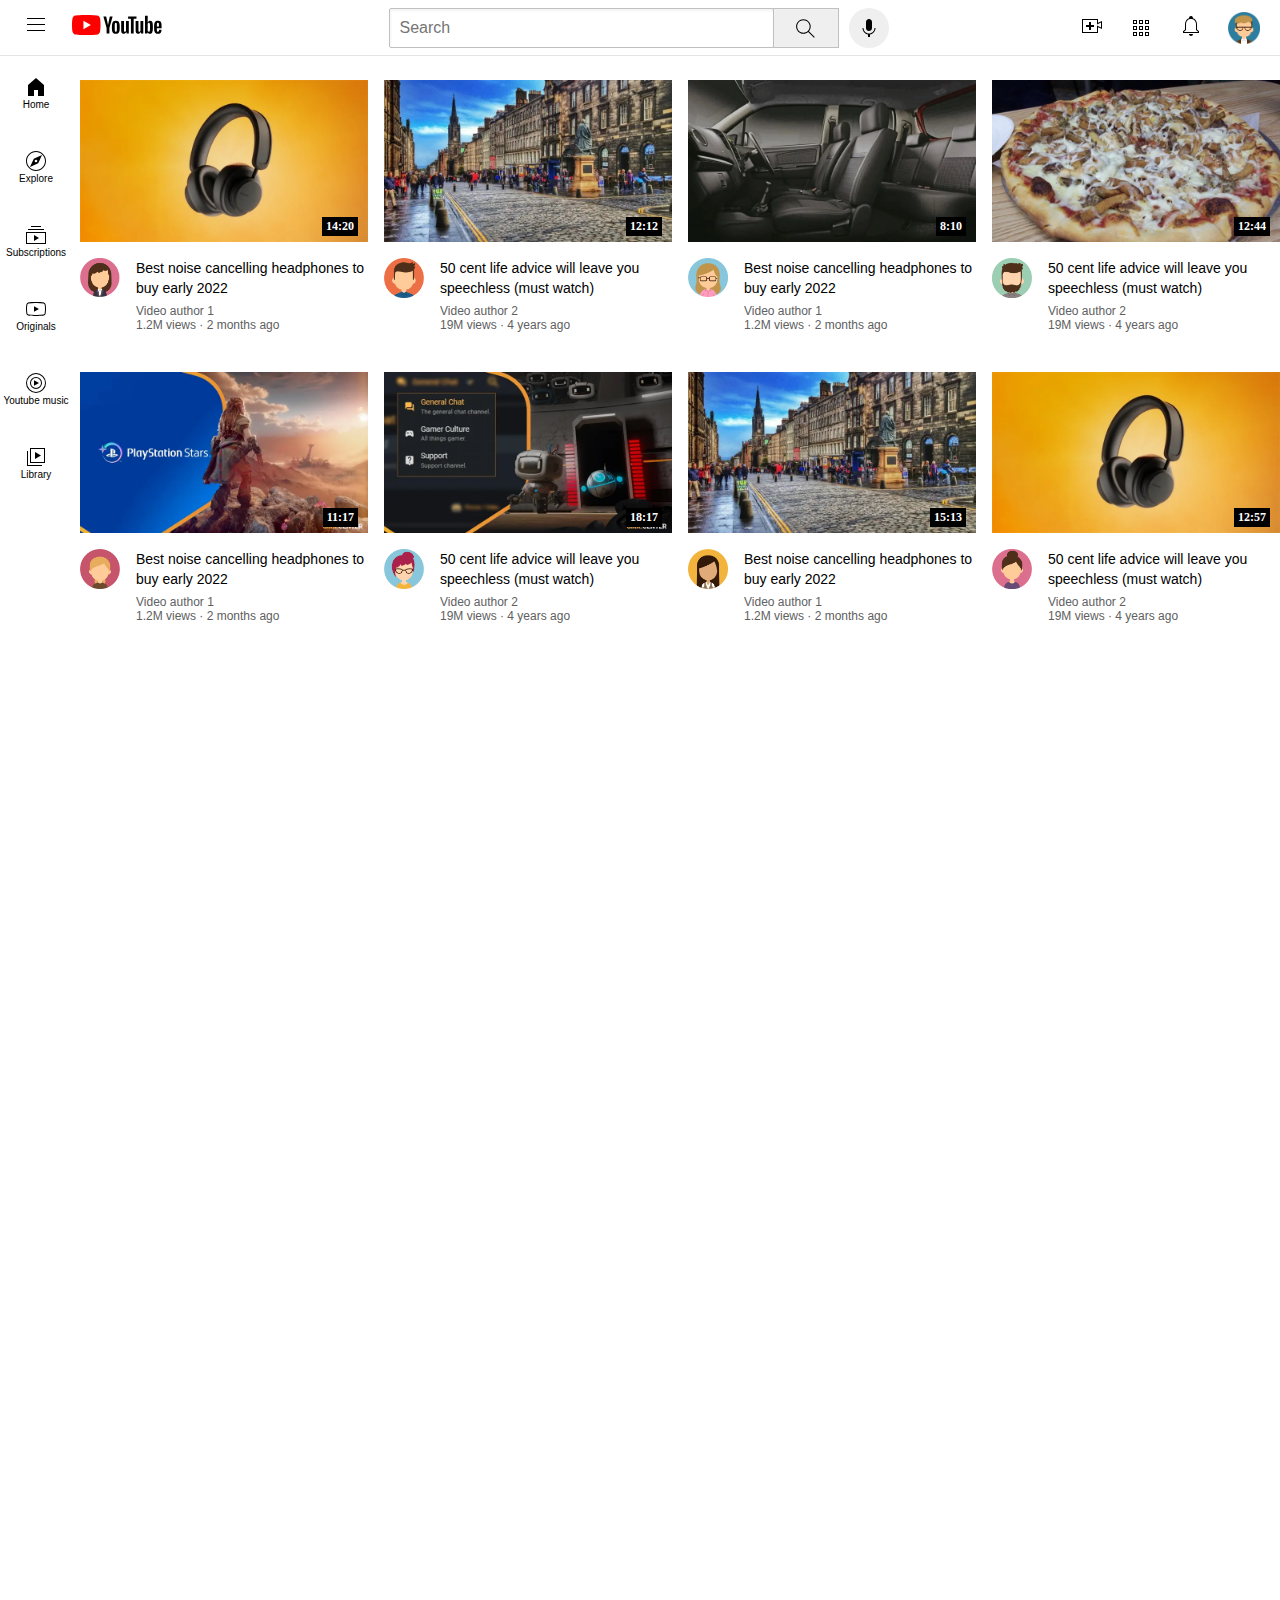
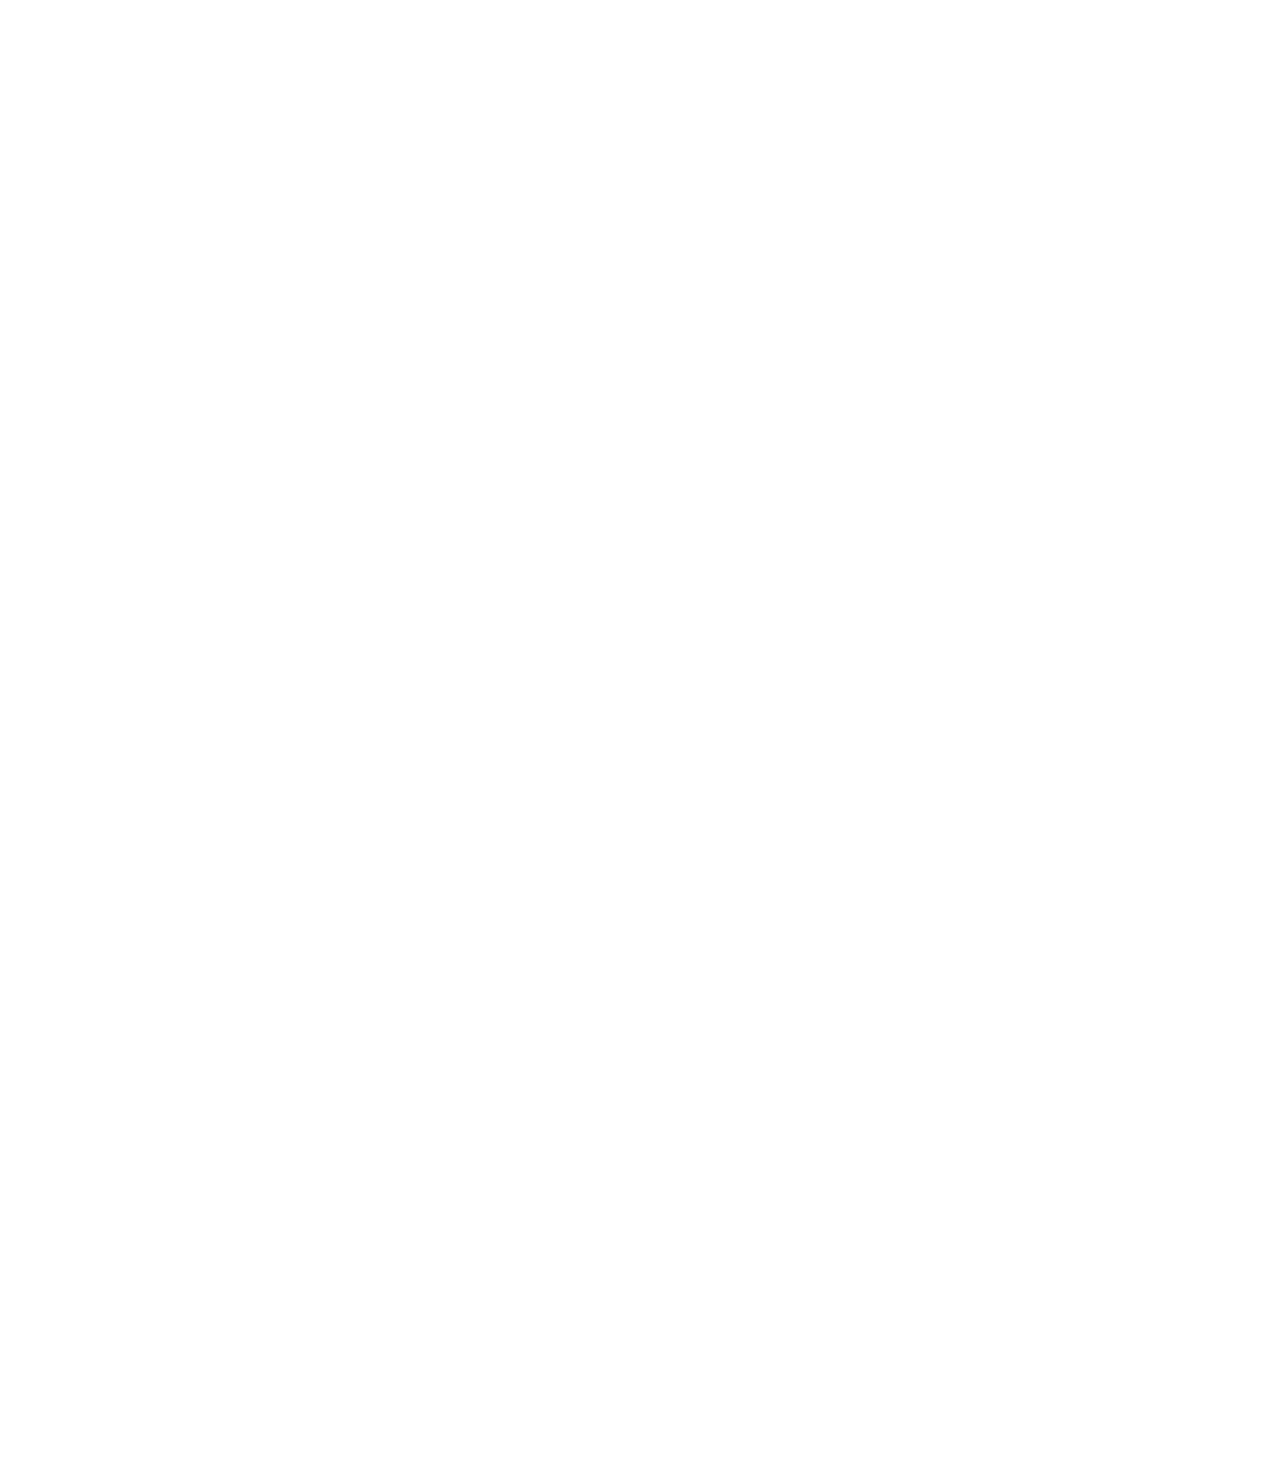
<file: index.html>
<!DOCTYPE html>
<html lang="en">

<head>
    <meta charset="UTF-8">
    <meta http-equiv="X-UA-Compatible" content="IE=edge">
    <meta name="viewport" content="width=device-width, initial-scale=1.0">
    <link rel="stylesheet" href="styles.css">
    <link rel="shortcut icon" href="./youtube-images/favicon/youtube.ico" type="image/x-icon">
    <title>YouTube</title>
</head>

<body>
    <header class="header">

        <section class="header__left">
            <img class="header__left__menu" src="./youtube-images/icons/hamburger-menu.svg" alt="">
            <img class="header__left__logo" src="./youtube-images/icons/youtube-logo.svg" alt="">
        </section>

        <section class="header__middle">
            <input class="header__middle__input" type="text" placeholder="Search">
            <button class="header__middle__search-btn">
                <img class="header__middle__search-btn__icon" src="./youtube-images/icons/search.svg" alt="">
            </button>
            <button class="header__middle__voice-search-btn">
                <img class="header__middle__voice-search-btn__icon" src="./youtube-images/icons/voice-search-icon.svg" alt="">
            </button>
        </section>

        <section class="header__right">
            <div class="header__right__upload">
                <img class="header__right__upload_icon h-24px" src="./youtube-images/icons/upload.svg" alt="">
            </div>
            <img class="header__right__apps h-24px" src="./youtube-images/icons/youtube-apps.svg" alt="">
            <div class="header__right__notifications">
                <img class="header__right__notifications_icon h-24px" src="./youtube-images/icons/notifications.svg" alt="">
            </div>
            <img class="header__right__current-user h-32px" src="./youtube-images/channel-pictures/my-channel.png" alt="">
        </section>

    </header>

    <nav class="nav">
        <a href="#">
            <img class="h-24px" src="./youtube-images/icons/home.svg" alt="">
            <span>Home</span>
        </a>
        <a href="#">
            <img class="h-24px" src="./youtube-images/icons/explore.svg" alt="">
            <span>Explore</span>
        </a>
        <a href="#">
            <img class="h-24px" src="./youtube-images/icons/subscriptions.svg" alt="">
            <span>Subscriptions</span>
        </a>
        <a href="#">
            <img class="h-24px" src="./youtube-images/icons/originals.svg" alt="">
            <span>Originals</span>
        </a>
        <a href="#">
            <img class="h-24px" src="./youtube-images/icons/youtube-music.svg" alt="">
            <span>Youtube music</span>
        </a>
        <a href="#">
            <img class="h-24px" src="./youtube-images/icons/library.svg" alt="">
            <span>Library</span>
        </a>

    </nav>

    <main class="video-grid">

        <section class="video-preview">
            <div class="video-preview__thumbnail">
                <img class="video-preview__thumbnail__img" src="./youtube-images/thumbnails/thumbnail-1.webp" alt="">
                <div class="video-preview__thumbnail__time">14:20</div>
            </div>
            <div class="video-preview__info">
                <img class="video-preview__info__avatar" src="./youtube-images/channel-pictures/channel-1.png" alt="">
                <div class="video-preview__info__text">
                    <h4>Best noise cancelling headphones to buy early 2022</h4>
                    <p>Video author 1</p>
                    <p>1.2M views &middot; 2 months ago</p>
                </div>
            </div>
        </section>

        <section class="video-preview">
            <div class="video-preview__thumbnail">
                <img class="video-preview__thumbnail__img" src="./youtube-images/thumbnails/thumbnail-2.webp" alt="">
                <div class="video-preview__thumbnail__time">12:12</div>
            </div>
            <div class="video-preview__info">
                <img class="video-preview__info__avatar" src="./youtube-images/channel-pictures/channel-2.png" alt="">
                <div class="video-preview__info__text">
                    <h4>50 cent life advice will leave you speechless (must watch)</h4>
                    <p>Video author 2</p>
                    <p>19M views &middot; 4 years ago</p>
                </div>
            </div>
        </section>

        <section class="video-preview">
            <div class="video-preview__thumbnail">
                <img class="video-preview__thumbnail__img" src="./youtube-images/thumbnails/thumbnail-3.webp" alt="">
                <div class="video-preview__thumbnail__time">8:10</div>
            </div>
            <div class="video-preview__info">
                <img class="video-preview__info__avatar" src="./youtube-images/channel-pictures/channel-3.png" alt="">
                <div class="video-preview__info__text">
                    <h4>Best noise cancelling headphones to buy early 2022</h4>
                    <p>Video author 1</p>
                    <p>1.2M views &middot; 2 months ago</p>
                </div>
            </div>
        </section>

        <section class="video-preview">
            <div class="video-preview__thumbnail">
                <img class="video-preview__thumbnail__img" src="./youtube-images/thumbnails/thumbnail-4.webp" alt="">
                <div class="video-preview__thumbnail__time">12:44</div>
            </div>
            <div class="video-preview__info">
                <img class="video-preview__info__avatar" src="./youtube-images/channel-pictures/channel-4.png" alt="">
                <div class="video-preview__info__text">
                    <h4>50 cent life advice will leave you speechless (must watch)</h4>
                    <p>Video author 2</p>
                    <p>19M views &middot; 4 years ago</p>
                </div>
            </div>
        </section>

        <section class="video-preview">
            <div class="video-preview__thumbnail">
                <img class="video-preview__thumbnail__img" src="./youtube-images/thumbnails/thumbnail-5.webp" alt="">
                <div class="video-preview__thumbnail__time">11:17</div>
            </div>
            <div class="video-preview__info">
                <img class="video-preview__info__avatar" src="./youtube-images/channel-pictures/channel-5.png" alt="">
                <div class="video-preview__info__text">
                    <h4>Best noise cancelling headphones to buy early 2022</h4>
                    <p>Video author 1</p>
                    <p>1.2M views &middot; 2 months ago</p>
                </div>
            </div>
        </section>

        <section class="video-preview">
            <div class="video-preview__thumbnail">
                <img class="video-preview__thumbnail__img" src="./youtube-images/thumbnails/thumbnail-6.webp" alt="">
                <div class="video-preview__thumbnail__time">18:17</div>
            </div>
            <div class="video-preview__info">
                <img class="video-preview__info__avatar" src="./youtube-images/channel-pictures/channel-6.png" alt="">
                <div class="video-preview__info__text">
                    <h4>50 cent life advice will leave you speechless (must watch)</h4>
                    <p>Video author 2</p>
                    <p>19M views &middot; 4 years ago</p>
                </div>
            </div>
        </section>

        <section class="video-preview">
            <div class="video-preview__thumbnail">
                <img class="video-preview__thumbnail__img" src="./youtube-images/thumbnails/thumbnail-7.webp" alt="">
                <div class="video-preview__thumbnail__time">15:13</div>
            </div>
            <div class="video-preview__info">
                <img class="video-preview__info__avatar" src="./youtube-images/channel-pictures/channel-7.png" alt="">
                <div class="video-preview__info__text">
                    <h4>Best noise cancelling headphones to buy early 2022</h4>
                    <p>Video author 1</p>
                    <p>1.2M views &middot; 2 months ago</p>
                </div>
            </div>
        </section>

        <section class="video-preview">
            <div class="video-preview__thumbnail">
                <img class="video-preview__thumbnail__img" src="./youtube-images/thumbnails/thumbnail-8.webp" alt="">
                <div class="video-preview__thumbnail__time">12:57</div>
            </div>
            <div class="video-preview__info">
                <img class="video-preview__info__avatar" src="./youtube-images/channel-pictures/channel-8.png" alt="">
                <div class="video-preview__info__text">
                    <h4>50 cent life advice will leave you speechless (must watch)</h4>
                    <p>Video author 2</p>
                    <p>19M views &middot; 4 years ago</p>
                </div>
            </div>
        </section>

    </main>


</body>

</html>
</file>
<file: styles.css>
@import './styles/base.css';
@import './styles/utilities.css';
@import './styles/main.css';
@import './styles/header.css';
@import './styles/navigation.css';
</file>
